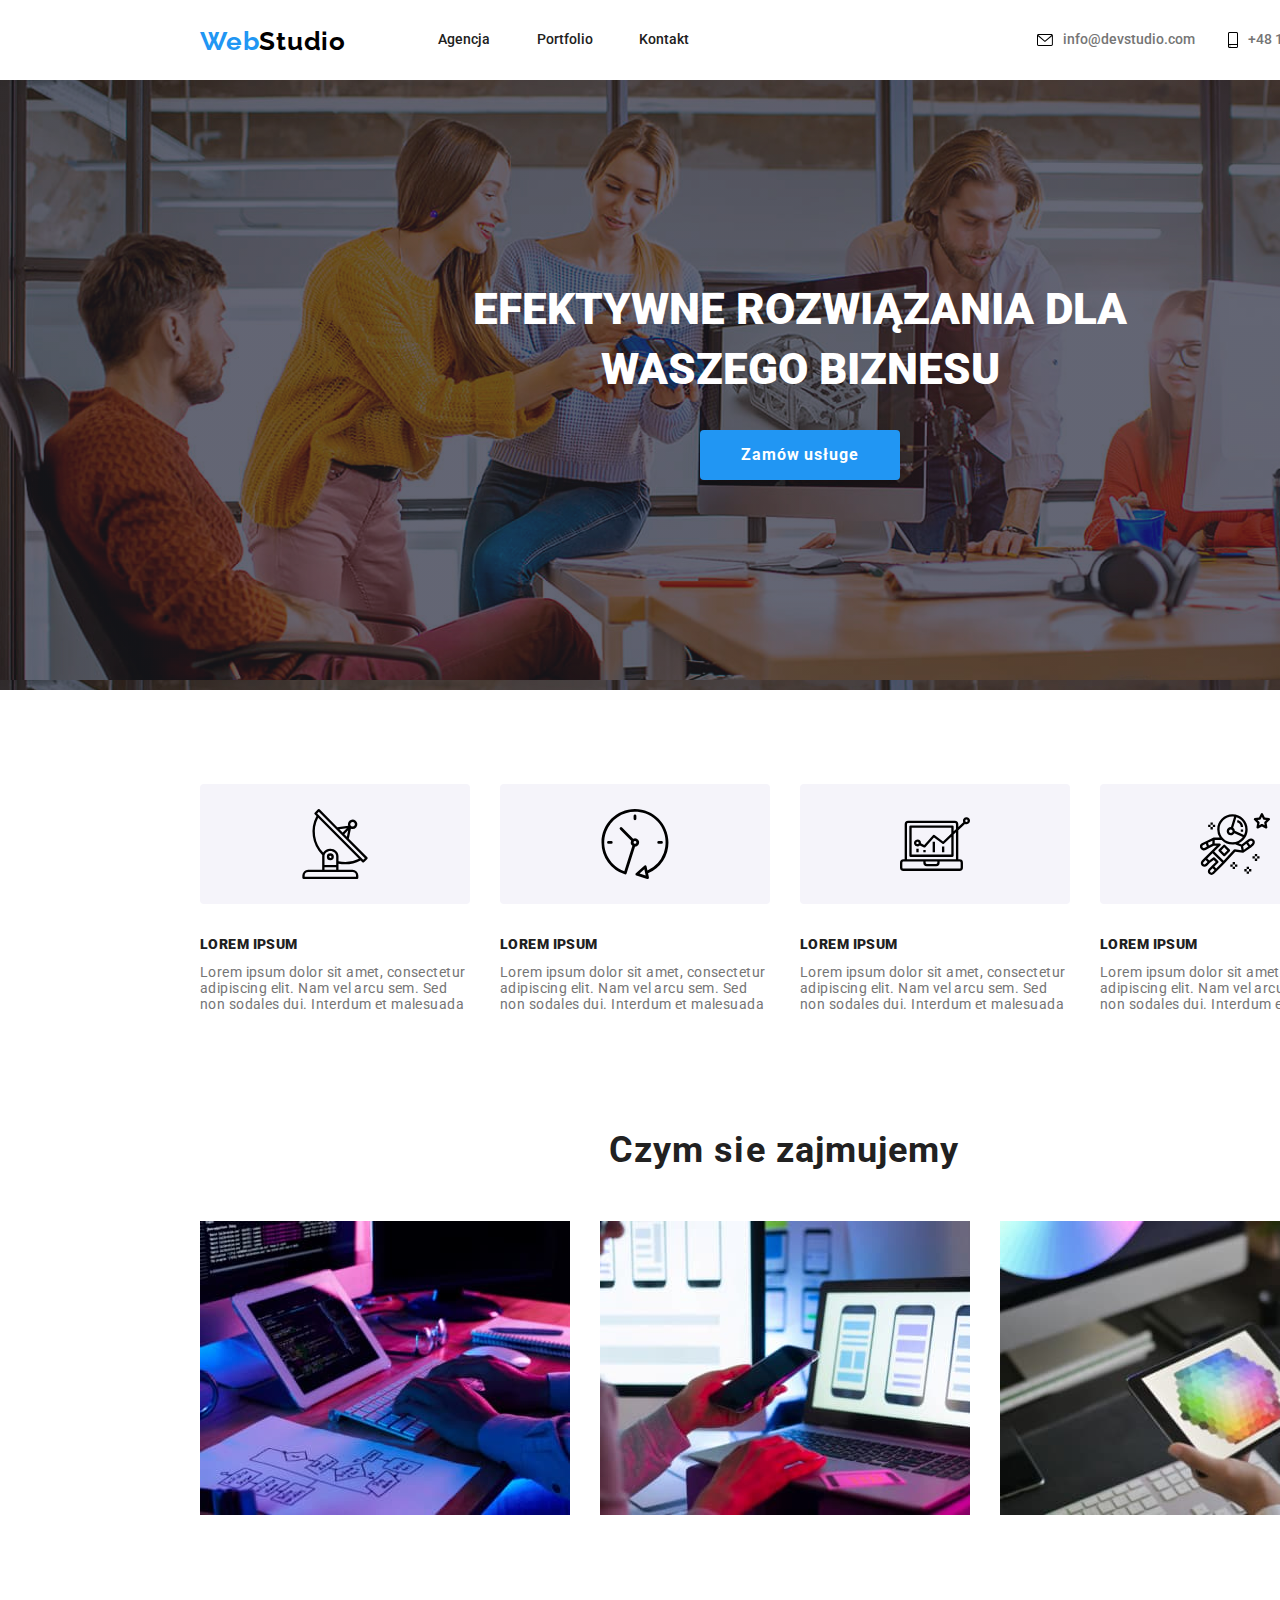
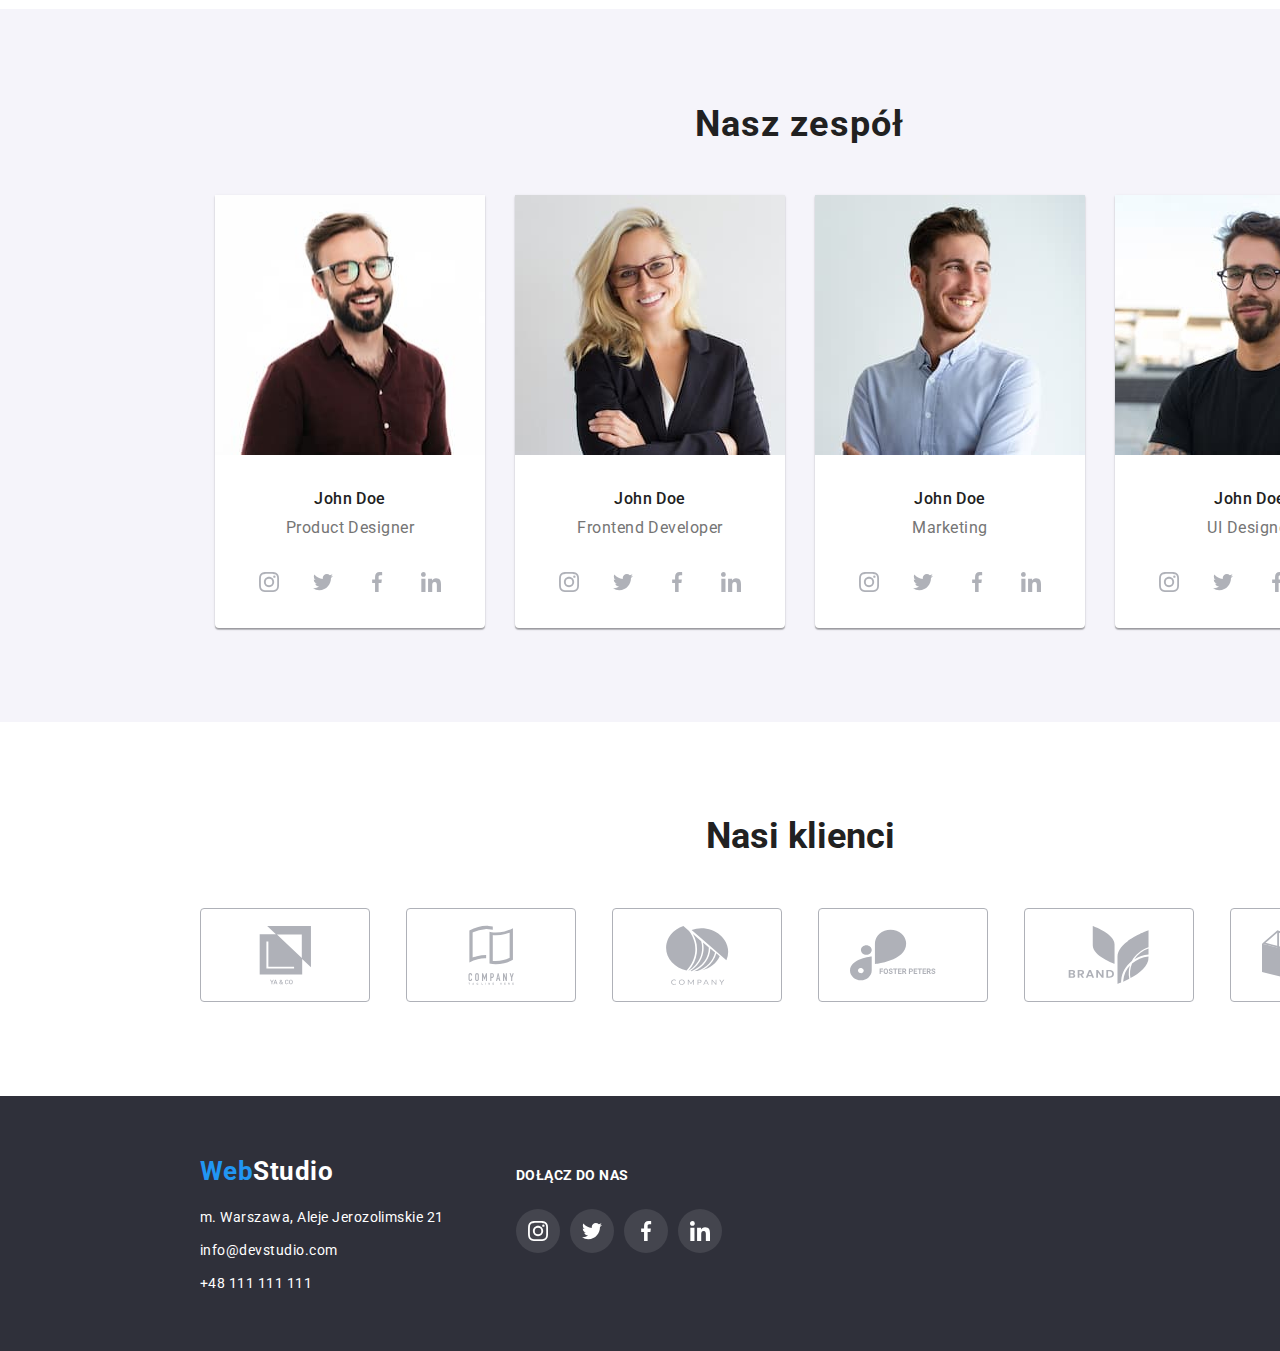
<file: index.html>
<!DOCTYPE html>
<html lang="pl">
  <head>
    <meta charset="UTF-8" />
    <meta http-equiv="X-UA-Compatible" content="IE=edge" />
    <meta name="viewport" content="width=device-width, initial-scale=1.0" />
    <link rel="stylesheet" href="css/modern-normalize.css" />
    <link rel="stylesheet" href="./css/styles.css" />
    <title>EFEKTYWNE ROZWIĄZANIA DLA WASZEGO BIZNESU</title>
    <link rel="preconnect" href="https://fonts.googleapis.com" />
    <link rel="preconnect" href="https://fonts.gstatic.com" crossorigin />
    <link
      href="https://fonts.googleapis.com/css2?family=Montserrat:wght@400;700&family=Raleway:wght@700&family=Roboto:wght@400;500;700;900&display=swap"
      rel="stylesheet"
    />
  </head>
  <body>
    <!--Menu-->
    <header class="menu">
      <div class="container principal">
        <a class="logo" href="index.html"><span class="web">Web</span>Studio</a>
        <nav class="navigation">
          <ul>
            <li><a class="agency" href="#">Agencja</a></li>
            <li><a class="portfolio" href="portfolio.html">Portfolio</a></li>
            <li><a class="contact" href="#">Kontakt</a></li>
          </ul>
        </nav>

        <a class="email" href="mailto:info@devstudio.com"
          ><svg class="envelope" width="16" weight="12">
            <use href="./images/icons.svg#icon-envelope"></use>
          </svg>
          info@devstudio.com</a
        >
        <a class="telephone" href="tel:++48111111111">
          <svg class="smartphone" width="10" weight="16">
            <use href="./images/icons.svg#icon-smartphone"></use>
          </svg>
          +48 111 111 111</a
        >
      </div>
    </header>
    <!--Header-->
    <main>
      <div class="container">
        <section class="header section">
          <div class="top">
            <h1 class="main-header">EFEKTYWNE ROZWIĄZANIA DLA WASZEGO BIZNESU</h1>
            <button type="submit" class="button"><span class="service">Zamów usługe</span></button>
          </div>
        </section>
        <!--Nasze atrybuty-->
        <section class="attributes section">
          <h2 hidden>Lorem</h2>
          <ul>
            <li>
              <div class="wrapper">
                <svg>
                  <use width="70" weight="70" href="./images/icons.svg#icon-antenna-1"></use>
                </svg>
              </div>
              <span class="attributes-text"><b>LOREM IPSUM</b></span>
              <p>
                Lorem ipsum dolor sit amet, consectetur adipiscing elit. Nam vel arcu sem. Sed non
                sodales dui. Interdum et malesuada
              </p>
            </li>
            <li>
              <div class="wrapper">
                <svg>
                  <use width="70" weight="70" href="./images/icons.svg#icon-clock-1"></use>
                </svg>
              </div>
              <span class="attributes-text"><b>LOREM IPSUM</b></span>
              <p>
                Lorem ipsum dolor sit amet, consectetur adipiscing elit. Nam vel arcu sem. Sed non
                sodales dui. Interdum et malesuada
              </p>
            </li>
            <li>
              <div class="wrapper">
                <svg>
                  <use width="70" weight="70" href="./images/icons.svg#icon-diagram-1"></use>
                </svg>
              </div>
              <span class="attributes-text"><b>LOREM IPSUM</b></span>
              <p>
                Lorem ipsum dolor sit amet, consectetur adipiscing elit. Nam vel arcu sem. Sed non
                sodales dui. Interdum et malesuada
              </p>
            </li>
            <li>
              <div class="wrapper">
                <svg>
                  <use width="70" weight="70" href="./images/icons.svg#icon-astronaut-1"></use>
                </svg>
              </div>
              <span class="attributes-text"><b>LOREM IPSUM</b></span>
              <p>
                Lorem ipsum dolor sit amet, consectetur adipiscing elit. Nam vel arcu sem. Sed non
                sodales dui. Interdum et malesuada
              </p>
            </li>
          </ul>
        </section>
        <!--Czym się zajmujemy-->
        <section class="work section">
          <h2 class="work-title">Czym sie zajmujemy</h2>
          <ul>
            <li>
              <img
                class="computer"
                src="images/img_1.jpg"
                alt="Pisanie kodu"
                width="370"
                height="294"
              />
            </li>
            <li>
              <img
                class="phone"
                src="images/img_2.jpg"
                alt="Sprawdzanie wizualizacji telefonu"
                width="370"
                height="294"
              />
            </li>
            <li>
              <img
                class="tablet"
                src="images/img_3.jpg"
                alt="Dobieranie palety barw na tablecie"
                width="370"
                height="294"
              />
            </li>
          </ul>
        </section>
        <!--Nasz zespół-->
        <section class="our-team section">
          <div class="bottom">
            <h2 class="block-title">Nasz zespół</h2>
            <ul>
              <li>
                <img src="images/img_4.jpg" alt="John Doe" width="270" height="260" />
                <h3 class="name">John Doe</h3>
                <span class="job">Product Designer</span>
                <div class="social-media">
                  <a href="#" class="social-media-icons" target="blank">
                    <svg width="20px" height="20px">
                      <use href="./images/icons.svg#icon-instagram-2"></use>
                    </svg>
                  </a>
                  <a href="#" class="social-media-icons" target="blank">
                    <svg width="20px" height="20px">
                      <use href="./images/icons.svg#icon-twitter-1"></use>
                    </svg>
                  </a>
                  <a href="#" class="social-media-icons" target="blank">
                    <svg width="20px" height="20px">
                      <use href="./images/icons.svg#icon-facebook-1"></use>
                    </svg>
                  </a>
                  <a href="#" class="social-media-icons" target="blank">
                    <svg width="20px" height="20px">
                      <use href="./images/icons.svg#icon-linkedin-1"></use>
                    </svg>
                  </a>
                </div>
              </li>
              <li class="team">
                <img src="images/img_5.jpg" alt="John Doe" width="270" height="260" />
                <h3 class="name">John Doe</h3>
                <span class="job">Frontend Developer</span>
                <div class="social-media">
                  <a href="#" class="social-media-icons" target="blank">
                    <svg width="20px" height="20px">
                      <use href="./images/icons.svg#icon-instagram-2"></use>
                    </svg>
                  </a>
                  <a href="#" class="social-media-icons" target="blank">
                    <svg width="20px" height="20px">
                      <use href="./images/icons.svg#icon-twitter-1"></use>
                    </svg>
                  </a>
                  <a href="#" class="social-media-icons" target="blank">
                    <svg width="20px" height="20px">
                      <use href="./images/icons.svg#icon-facebook-1"></use>
                    </svg>
                  </a>
                  <a href="#" class="social-media-icons" target="blank">
                    <svg width="20px" height="20px">
                      <use href="./images/icons.svg#icon-linkedin-1"></use>
                    </svg>
                  </a>
                </div>
              </li>
              <li class="team">
                <img src="images/img_6.jpg" alt="John Doe" width="270" height="260" />
                <h3 class="name">John Doe</h3>
                <span class="job">Marketing</span>
                <div class="social-media">
                  <a href="#" class="social-media-icons" target="blank">
                    <svg width="20px" height="20px">
                      <use href="./images/icons.svg#icon-instagram-2"></use>
                    </svg>
                  </a>
                  <a href="#" class="social-media-icons" target="blank">
                    <svg width="20px" height="20px">
                      <use href="./images/icons.svg#icon-twitter-1"></use>
                    </svg>
                  </a>
                  <a href="#" class="social-media-icons" target="blank">
                    <svg width="20px" height="20px">
                      <use href="./images/icons.svg#icon-facebook-1"></use>
                    </svg>
                  </a>
                  <a href="#" class="social-media-icons" target="blank">
                    <svg width="20px" height="20px">
                      <use href="./images/icons.svg#icon-linkedin-1"></use>
                    </svg>
                  </a>
                </div>
              </li>
              <li class="team">
                <img src="images/img_7.jpg" alt="John Doe" width="270" height="260" />
                <h3 class="name">John Doe</h3>
                <span class="job">UI Designer</span>
                <div class="social-media">
                  <a href="#" class="social-media-icons" target="blank">
                    <svg width="20px" height="20px">
                      <use href="./images/icons.svg#icon-instagram-2"></use>
                    </svg>
                  </a>
                  <a href="#" class="social-media-icons" target="blank">
                    <svg width="20px" height="20px">
                      <use href="./images/icons.svg#icon-twitter-1"></use>
                    </svg>
                  </a>
                  <a href="#" class="social-media-icons" target="blank">
                    <svg width="20px" height="20px">
                      <use href="./images/icons.svg#icon-facebook-1"></use>
                    </svg>
                  </a>
                  <a href="#" class="social-media-icons" target="blank">
                    <svg width="20px" height="20px">
                      <use href="./images/icons.svg#icon-linkedin-1"></use>
                    </svg>
                  </a>
                </div>
              </li>
            </ul>
          </div>
        </section>
        <!--Nasi klienci-->
        <section class="our-customers section">
          <h2 class="our-customers-title">Nasi klienci</h2>
          <ul>
            <li>
              <a href="#" class="company-logo" target="blank">
                <svg height="60px" width="106px">
                  <use href="./images/icons.svg#icon-group11"></use>
                </svg>
              </a>
            </li>
            <li>
              <a href="#" class="company-logo" target="blank">
                <svg height="60px" width="106px">
                  <use href="./images/icons.svg#icon-group1"></use>
                </svg>
              </a>
            </li>
            <li>
              <a href="#" class="company-logo" target="blank">
                <svg height="60px" width="106px">
                  <use href="./images/icons.svg#icon-group-11"></use>
                </svg>
              </a>
            </li>
            <li>
              <a href="#" class="company-logo" target="blank">
                <svg height="60px" width="106px">
                  <use href="./images/icons.svg#icon-group"></use>
                </svg>
              </a>
            </li>
            <li>
              <a href="#" class="company-logo" target="blank">
                <svg height="60px" width="106px">
                  <use href="./images/icons.svg#icon-group-1"></use>
                </svg>
              </a>
            </li>
            <li>
              <a href="#" class="company-logo" target="blank">
                <svg height="60px" width="106px">
                  <use href="./images/icons.svg#icon-group-2"></use>
                </svg>
              </a>
            </li>
          </ul>
        </section>
      </div>
    </main>
    <!--Footer-->
    <footer class="footer">
      <div class="container last">
        <a class="logo-bottom" href="index.html">Web<span class="studio">Studio</span></a>
        <address class="address">
          <ul>
            <li class="location">
              <a href="https://goo.gl/maps/dhSm4bZQ5p9KXUbg6" target="_blank"
                >m. Warszawa, Aleje Jerozolimskie 21</a
              >
            </li>
            <li class="contact-link"><a href="mailto:info@devstudio.com">info@devstudio.com</a></li>
            <li class="contact-tel"><a href="tel:++48111111111">+48 111 111 111</a></li>
          </ul>
        </address>
      </div>
      <div class="footer-icons-media">
        <p>Dołącz do nas</p>
        <div class="social-media">
          <a href="#" class="social-media-icons" target="blank">
            <svg width="20px" height="20px">
              <use href="./images/icons.svg#icon-instagram-2"></use>
            </svg>
          </a>
          <a href="#" class="social-media-icons" target="blank">
            <svg width="20px" height="20px">
              <use href="./images/icons.svg#icon-twitter-1"></use>
            </svg>
          </a>
          <a href="#" class="social-media-icons" target="blank">
            <svg width="20px" height="20px">
              <use href="./images/icons.svg#icon-facebook-1"></use>
            </svg>
          </a>
          <a href="#" class="social-media-icons" target="blank">
            <svg width="20px" height="20px">
              <use href="./images/icons.svg#icon-linkedin-1"></use>
            </svg>
          </a>
        </div>
      </div>
    </footer>
  </body>
</html>
</file>
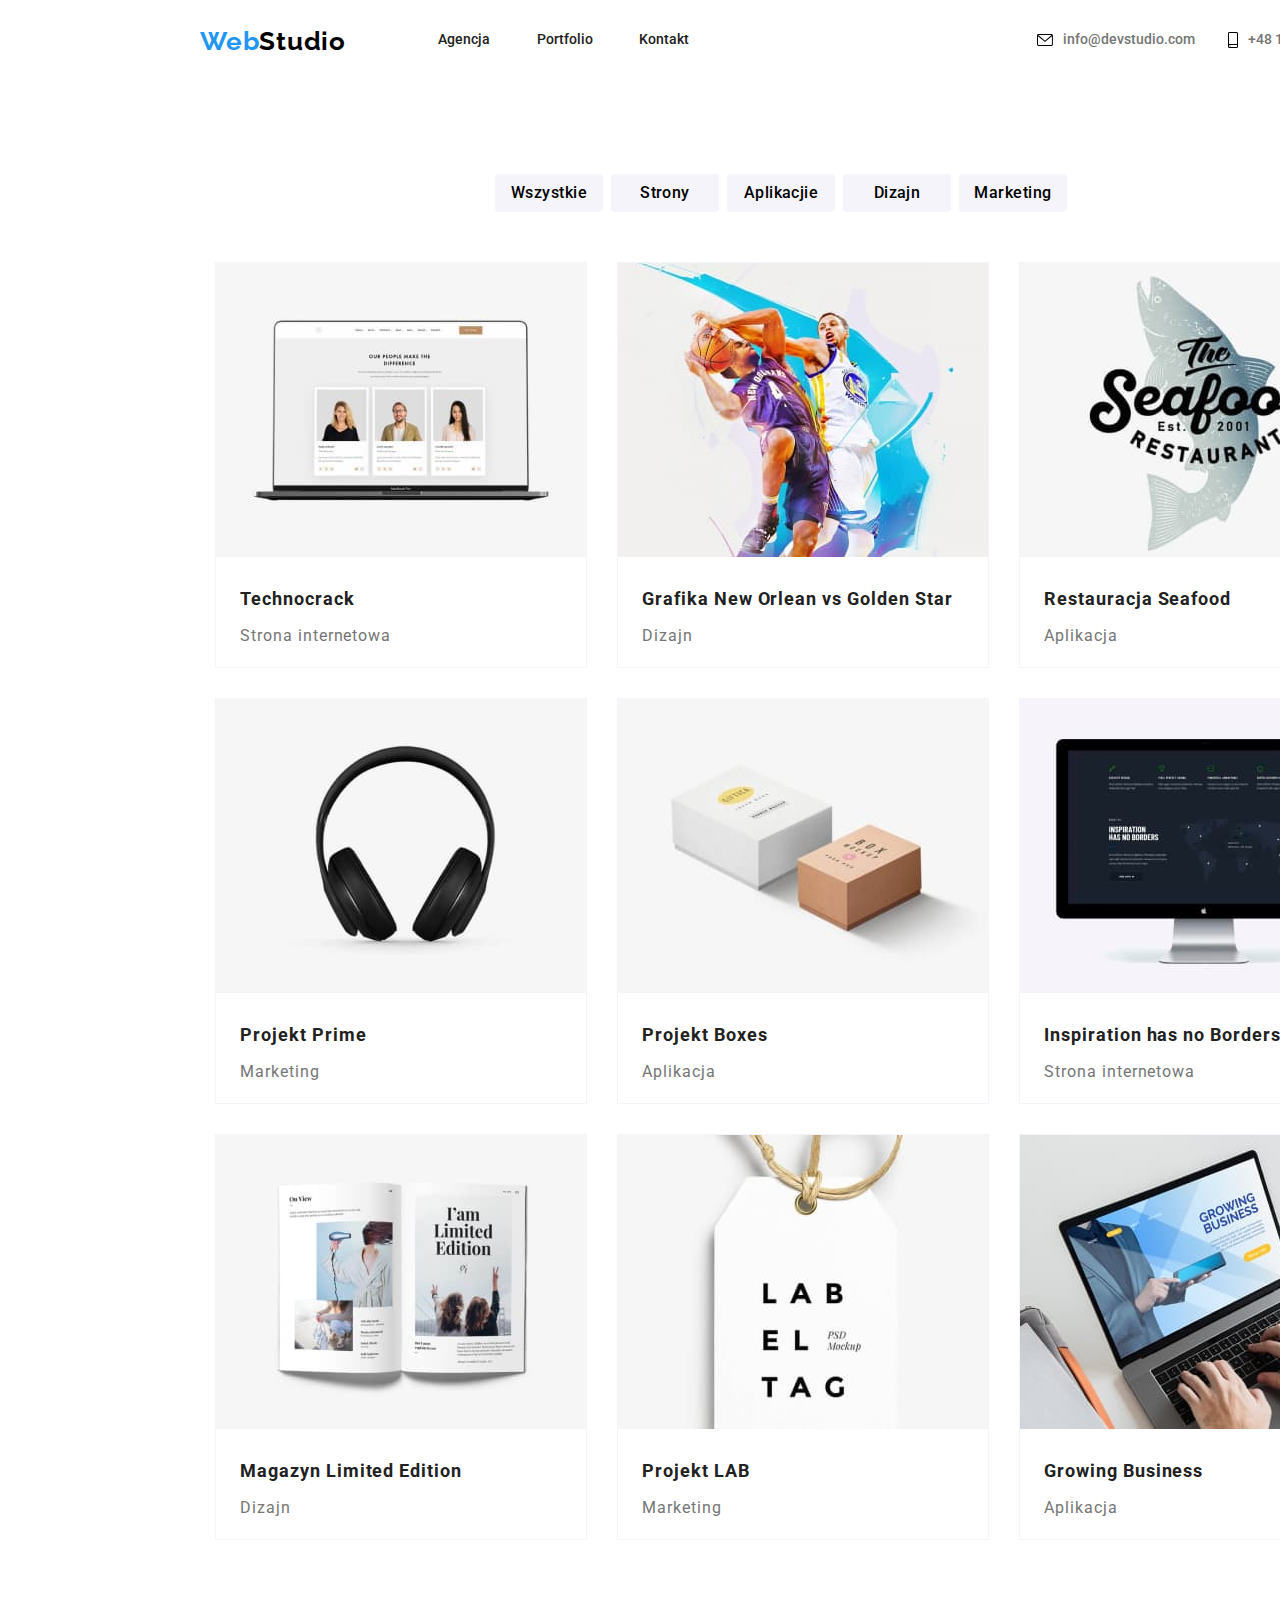
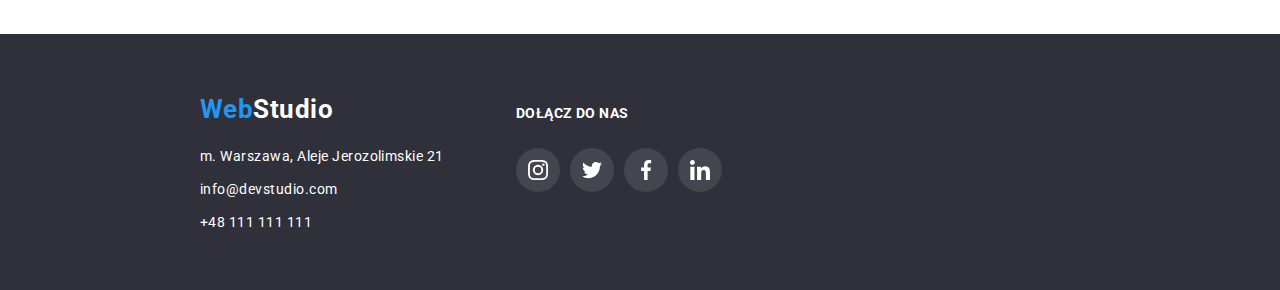
<file: portfolio.html>
<!DOCTYPE html>
<html lang="pl">
  <head>
    <meta charset="UTF-8" />
    <meta http-equiv="X-UA-Compatible" content="IE=edge" />
    <meta name="viewport" content="width=device-width, initial-scale=1.0" />
    <link rel="stylesheet" href="css/modern-normalize.css" />
    <link rel="stylesheet" href="./css/styles.css" />
    <title>Hw2-Portfolio</title>
    <link rel="preconnect" href="https://fonts.googleapis.com" />
    <link rel="preconnect" href="https://fonts.gstatic.com" crossorigin />
    <link
      href="https://fonts.googleapis.com/css2?family=Montserrat:wght@400;700&family=Raleway:wght@700&family=Roboto:wght@400;500;700;900&display=swap"
      rel="stylesheet"
    />
  </head>
  <body>
    <!--Menu-->
     <header class="menu">
      <div class="container principal">
        <a class="logo" href="index.html"><span class="web">Web</span>Studio</a>
        <nav class="navigation">
          <ul>
            <li><a class="agency" href="#">Agencja</a></li>
            <li><a class="portfolio" href="portfolio.html">Portfolio</a></li>
            <li><a class="contact" href="#">Kontakt</a></li>
          </ul>
        </nav>

        <a class="email" href="mailto:info@devstudio.com"
          ><svg class="envelope" width="16" weight="12">
            <use href="./images/icons.svg#icon-envelope"></use>
          </svg>
          info@devstudio.com</a
        >
        <a class="telephone" href="tel:++48111111111">
          <svg class="smartphone" width="10" weight="16">
            <use href="./images/icons.svg#icon-smartphone"></use>
          </svg>
          +48 111 111 111</a
        >
      </div>
    </header>
    <!--Header-->
    <main>
      <div class="container">
        <section class="portfolio-page section">
          <ul class="filters">
            <li><button type="button" class="all">Wszystkie</button></li>
            <li><button type="button">Strony</button></li>
            <li><button type="button">Aplikacjie</button></li>
            <li><button type="button">Dizajn</button></li>
            <li><button type="button">Marketing</button></li>
          </ul>
          <div>
            <ul class="main-box">
              <li>
                <figure class="box-img">
                  <img
                    src="images/technocrack.jpg"
                    alt="portrety ludzi wyswietlone na wyswietlaczu laptopa"
                    width="370"
                    height="294"
                  />
                  <figcaption class="box-img-title">
                    <h3>Technocrack</h3>
                    <p>Strona internetowa</p>
                  </figcaption>
                </figure>
              </li>
              <li>
                <figure class="box-img">
                  <img
                    src="images/new-orlean-vs-golden-star.jpg"
                    alt="ludzie grający w koszykowke"
                    width="370"
                    height="294"
                  />
                  <figcaption class="box-img-title">
                    <h3>Grafika New Orlean vs Golden Star</h3>
                    <p>Dizajn</p>
                  </figcaption>
                </figure>
              </li>
              <li>
                <figure class="box-img">
                  <img
                    src="images/restaurant-seafood.jpg"
                    alt="logo restauracji"
                    width="370"
                    height="294"
                  />
                  <figcaption class="box-img-title">
                    <h3>Restauracja Seafood</h3>
                    <p>Aplikacja</p>
                  </figcaption>
                </figure>
              </li>
              <li>
                <figure class="box-img">
                  <img
                    src="images/project-prime.jpg"
                    alt="sluchawki bezprzewodowe"
                    width="370"
                    height="294"
                  />
                  <figcaption class="box-img-title">
                    <h3>Projekt Prime</h3>
                    <p>Marketing</p>
                  </figcaption>
                </figure>
              </li>
              <li>
                <figure class="box-img">
                  <img src="images/project-boxes.jpg" alt="klocki" width="370" height="294" />
                  <figcaption class="box-img-title">
                    <h3>Projekt Boxes</h3>
                    <p>Aplikacja</p>
                  </figcaption>
                </figure>
              </li>
              <li>
                <figure class="box-img">
                  <img
                    src="images/inspiration-has-no-borders.jpg"
                    alt="wyswietlacz monitora"
                    width="370"
                    height="294"
                  />
                  <figcaption class="box-img-title">
                    <h3>Inspiration has no Borders</h3>
                    <p>Strona internetowa</p>
                  </figcaption>
                </figure>
              </li>
              <li>
                <figure class="box-img">
                  <img src="images/limited-edition.jpg" alt="ksiazka" width="370" height="294" />
                  <figcaption class="box-img-title">
                    <h3>Magazyn Limited Edition</h3>
                    <p>Dizajn</p>
                  </figcaption>
                </figure>
              </li>
              <li>
                <figure class="box-img">
                  <img src="images/project-lab.jpg" alt="zawieszka" width="370" height="294" />
                  <figcaption class="box-img-title">
                    <h3>Projekt LAB</h3>
                    <p>Marketing</p>
                  </figcaption>
                </figure>
              </li>
              <li>
                <figure class="box-img">
                  <img
                    src="images/growing-business.jpg"
                    alt="pisanie na laptopie"
                    width="370"
                    height="294"
                  />
                  <figcaption class="box-img-title">
                    <h3>Growing Business</h3>
                    <p>Aplikacja</p>
                  </figcaption>
                </figure>
              </li>
            </ul>
          </div>
        </section>
      </div>
    </main>
    <!--Footer-->
     <footer class="footer">
      <div class="container last">
        <a class="logo-bottom" href="index.html">Web<span class="studio">Studio</span></a>
        <address class="address">
          <ul>
            <li class="location">
              <a href="https://goo.gl/maps/dhSm4bZQ5p9KXUbg6" target="_blank"
                >m. Warszawa, Aleje Jerozolimskie 21</a
              >
            </li>
            <li class="contact-link"><a href="mailto:info@devstudio.com">info@devstudio.com</a></li>
            <li class="contact-tel"><a href="tel:++48111111111">+48 111 111 111</a></li>
          </ul>
        </address>
      </div>
      <div class="footer-icons-media">
        <p>Dołącz do nas</p>
        <div class="social-media">
          <a href="#" class="social-media-icons" target="blank">
            <svg width="20px" height="20px">
              <use href="./images/icons.svg#icon-instagram-2"></use>
            </svg>
          </a>
          <a href="#" class="social-media-icons" target="blank">
            <svg width="20px" height="20px">
              <use href="./images/icons.svg#icon-twitter-1"></use>
            </svg>
          </a>
          <a href="#" class="social-media-icons" target="blank">
            <svg width="20px" height="20px">
              <use href="./images/icons.svg#icon-facebook-1"></use>
            </svg>
          </a>
          <a href="#" class="social-media-icons" target="blank">
            <svg width="20px" height="20px">
              <use href="./images/icons.svg#icon-linkedin-1"></use>
            </svg>
          </a>
        </div>
      </div>
    </footer>
  </body>
</html>
</file>
<file: css/styles.css>
* {
  margin: 0;
  padding: 0;
}
:root {
  --color-background: #ffffff;
  --color-grey: #757575;
  --color-black: #000000;
  --color-blue: #2196f3;
  --color-almost-black: #212121;
  --color-header-footer: #2f303a;
  --color-third-header-button: #f5f4fa;
  --color-img-border: #eeeeee;
  --color-background-img: #2f303a66;
  --color-icons-social-media: #afb1b8;
  --color-border-icons: #afb1b8;
}
body {
  position: relative;
  width: 1600px;
  background: var(--color-background);
  font-family: 'Roboto', sans-serif;
  color: var(--color-grey);
}
.menu {
  width: 1600px;
  font-weight: 500;
  font-size: 14px;
  line-height: 1.14;
  border-bottom: 1px #ececec;
  display: flex;
}
.container {
  max-width: 1200px;
  justify-content: center;
  display: flex;
  flex-direction: column;
  justify-content: start;
  margin-left: 200px;
}
.principal {
  flex-direction: row;
  max-height: 80px;
}
.logo {
  width: 145px;
  font-weight: 700;
  font-size: 26px;
  line-height: 1.38;
  letter-spacing: 0.03em;
  color: var(--color-black);
  text-decoration: none;
  font-family: 'Raleway';
  padding-top: 24px;
  padding-bottom: 25px;
}
.web {
  color: var(--color-blue);
}
.navigation {
  width: 254px;
  margin-top: 32px;
  margin-left: 93px;
}
.navigation ul {
  list-style-type: none;
  margin: 0;
  padding: 0;
}
.navigation ul li a {
  float: left;
  color: var(--color-almost-black);
}
.navigation ul li a:focus,
.navigation ul li a:hover,
.navigation ul li a:active {
  color: var(--color-blue);
}
.agency {
  width: 53px;
  font-weight: 500;
  text-decoration: none;
}
.portfolio {
  padding-left: 46px;
  text-decoration: none;
}
.contact {
  padding-left: 46px;
  width: 51px;
  text-decoration: none;
}
/*finish navigation*/
.email {
  width: 161px;
  color: var(--color-grey);
  text-decoration: none;
  display: flex;
  margin-left: 345px;
  align-items: center;
}
.email:hover,
.email:focus {
  color: var(--color-blue);
  fill: var(--color-blue);
}
.envelope {
  margin-right: 10px;
}
.telephone {
  width: 130px;
  color: var(--color-grey);
  text-decoration: none;
}
.telephone {
  display: flex;
  margin-left: 30px;
  align-items: center;
}
.smartphone {
  margin-right: 10px;
}
.telephone:hover,
.telephone:focus {
  color: var(--color-blue);
  fill: var(--color-blue);
}
/*finish menu*/
.section {
  padding-top: 94px;
  padding-bottom: 94px;
}
.header {
  margin-left: -200px;
  width: 1600px;
  text-align: center;
  background-image: linear-gradient(
      to bottom,
      var(--color-background-img),
      var(--color-background-img)
    ),
    url(../images/overlay.png);
  background-size: contain;
}
.top {
  display: flex;
  flex-direction: column;
  align-items: center;
  padding-top: 106px;
  padding-bottom: 116px;
}
.main-header {
  width: 696px;
  font-weight: 900;
  font-size: 44px;
  line-height: 1.36;
  text-transform: uppercase;
  color: var(--color-background);
  margin-bottom: 30px;
  display: flex;
  align-items: center;
}
.header .button {
  width: 200px;
  padding: 10px 0;
  background: var(--color-blue);
  box-shadow: 0px 4px 4px rgba(0, 0, 0, 0.15);
  border: var(--color-blue);
  border-radius: 4px;
}
.service {
  font-weight: 700;
  font-size: 16px;
  line-height: 1.88;
  align-items: center;
  letter-spacing: 0.06em;
  color: var(--color-background);
}
/*finish header*/
.attributes {
  width: 1170px;
  min-height: 251px;
  display: flex;
  box-sizing: content-box;
  padding-bottom: 0;
}
.attributes ul {
  display: flex;
  flex-wrap: wrap;
  gap: 30px;
  justify-content: space-between;
  list-style: none;
  letter-spacing: 0.03em;
  font-size: 14px;
}
.attributes ul li .wrapper {
  display: flex;
  width: 270px;
  max-height: 120px;
  background: #f5f4fa;
  border-radius: 4px;
  margin-bottom: 30px;
  justify-content: center;
}
.wrapper svg {
  padding-left: 100px;
}
.attributes ul li {
  width: 270px;
}
.attributes-text {
  text-transform: uppercase;
  color: var(--color-almost-black);
  line-height: 1.71;
  font-weight: 700;
}
.attributes ul li .attributes-text {
  line-height: 1.46;
}
.attributes ul li p {
  padding-top: 10px;
  margin-bottom: 0;
}
/*finish atributes*/
.work {
  width: 1170px;
  box-sizing: content-box;
}
.work-title {
  width: 352px;
  padding-left: 409px;
  font-weight: 700;
  font-size: 36px;
  line-height: 1.17;
  white-space: nowrap;
  text-align: center;
  letter-spacing: 0.03em;
  color: var(--color-almost-black);
}
.work ul {
  list-style: none;
  padding: 0;
}
.work ul li {
  margin-top: 50px;
}
.computer {
  float: left;
}
.phone,
.tablet {
  float: left;
  margin-left: 30px;
}
/*finish work*/
.our-team {
  width: 1600px;
  background: var(--color-third-header-button);
  margin-left: -200px;
  display: flex;
  justify-content: center;
}
.block-title {
  width: 210px;
  padding-left: 480px;
  font-weight: 700;
  font-size: 36px;
  line-height: 1.17;
  white-space: nowrap;
  text-align: center;
  letter-spacing: 0.03em;
  color: var(--color-almost-black);
}
.our-team ul {
  width: 1170px;
  list-style: none;
  margin-top: 50px;
}
.our-team ul li {
  width: 270px;
  float: left;
  text-align: center;
  letter-spacing: 0.03em;
  background: var(--color-background);
  box-shadow: 0px 1px 3px rgba(0, 0, 0, 0.12), 0px 1px 1px rgba(0, 0, 0, 0.14),
    0px 2px 1px rgba(0, 0, 0, 0.2);
  border-radius: 0px 0px 4px 4px;
}
.team {
  margin-left: 30px;
}
.name {
  font-weight: 500;
  font-size: 16px;
  line-height: 1.19;
  color: var(--color-almost-black);
  margin-top: 30px;
  margin-bottom: 10px;
}
.job {
  width: 130px;
  font-size: 16px;
  line-height: 1.19;
  margin-bottom: 30px;
}
.social-media {
  width: 206px;
  padding: 6px 0;
  margin: 16px 32px 18px;
  display: flex;
  justify-content: space-between;
  align-items: center;
}
.social-media-icons {
  width: 44px;
  min-height: 44px;
  display: flex;
  align-items: center;
  justify-content: center;
  border-radius: 50%;
  fill: var(--color-icons-social-media);
}
.social-media-icons svg {
  display: flex;
  justify-content: center;
  align-items: center;
}
.social-media-icons:hover,
.social-media-icons:focus {
  background-color: var(--color-blue);
  fill: var(--color-background);
}
/*finish our team*/
.our-customers {
  box-sizing: border-box;
}
.our-customers-title {
  font-weight: 700;
  font-size: 36px;
  line-height: 1.16;
  text-align: center;
  color: var(--color-almost-black);
}
.our-customers ul {
  display: flex;
  padding-top: 50px;
  justify-content: space-between;
  list-style: none;
}
.company-logo {
  fill: var(--color-icons-social-media);
  width: 170px;
  padding: 16px 0;
  border: 1px solid var(--color-border-icons);
  border-radius: 4px;
  display: flex;
  justify-content: center;
  align-items: center;
}
.company-logo:hover,
.company-logo:focus {
  border: 1px solid var(--color-blue);
  fill: var(--color-blue);
}
/*finish our-customers */
.footer {
  position: absolute;
  width: 1600px;
  background: var(--color-header-footer);
  letter-spacing: 0.03em;
  display: flex;
}
.container.last {
  flex-direction: column;
}
.logo-bottom {
  width: 145px;
  font-weight: 700;
  font-size: 26px;
  line-height: 1.19;
  color: var(--color-blue);
  text-decoration: none;
  margin-top: 60px;
}
.studio {
  color: var(--color-background);
}
.address,
.address:focus {
  width: 246px;
  margin-bottom: 55px;
  margin-top: 20px;
}
.address ul {
  list-style: none;
  font-size: 14px;
  display: flex;
  flex-direction: column;
}
.address ul li:nth-child(2),
.address ul li:nth-child(3) {
  padding-top: 9px;
}
.address ul li a:focus,
.address ul li a:hover,
.address ul li a:active {
  color: rgba(255, 255, 255, 0.6);
}
.address ul li 
{
  line-height: 1.71;
  font-weight: 400;
  font-style: normal;
}
.location a {
  width: 246px;
  white-space: nowrap;
  color: var(--color-background);
  text-decoration: none;
}
.contact-link a {
  width: 231px;
  color: var(--color-background);
  text-decoration: none;
}
.contact-tel a {
  width: 231px;
  color: var(--color-background);
  text-decoration: none;
}
.footer-icons-media {
  display: flex;
  flex-direction: column;
  margin-left: 70px;
  width: 206px;
  margin-top: 72px;
}
.footer-icons-media .social-media {
  margin: 20px 0 0 0;
}
.footer-icons-media p {
  font-weight: 700;
  font-size: 14px;
  line-height: 1.14;
  letter-spacing: 0.03em;
  text-transform: uppercase;
  color: var(--color-background);
}
.footer-icons-media a {
  background: rgba(255, 255, 255, 0.1);
  fill: var(--color-background);
}
/*finish footer*/

/*portfolio*/
.portfolio-page {
  box-sizing: content-box;
  width: 1170px;
  background: var(--color-background);
  color: var(--color-almost-black);
}
.filters {
  display: flex;
  margin-left: 295px;
  width: 572px;
  text-align: center;
  justify-content: space-between;
}
.filters li {
  list-style: none;
  text-align: center;
  font-size: 1.62em;
}
.filters li button:active,
.filters li button:focus,
.filters li button:hover {
  background-color: var(--color-blue);
  color: var(--color-background);
  cursor: pointer;
  border: none;
  border-radius: 4px;
  box-shadow: 0px 3px 1px rgba(0, 0, 0, 0.1), 0px 1px 2px rgba(0, 0, 0, 0.08),
    0px 2px 2px rgba(0, 0, 0, 0.12);
}
.filters li button {
  background-color: var(--color-third-header-button);
  border: none;
  border-radius: 4px;
  width: 108px;
  font-size: 16px;
  line-height: 1.62;
  letter-spacing: 0.03em;
  font-weight: 500;
  padding: 6px;
}
.filters li .all:active {
  background-color: var(--color-blue);
  color: white;
}
/*finish filters*/
.main-box {
  display: flex;
  box-sizing: content-box;
  flex-wrap: wrap;
  gap: 30px;
  padding-top: 50px;
  margin: 0;
  min-width: 1200px;
  padding-left: 15px;
}
.main-box li {
  list-style: none;
  border: 1px solid var(--color-third-header-button);
}
.main-box li:hover {
  box-shadow: 0px 1px 1px rgba(0, 0, 0, 0.12), 0px 4px 4px rgba(0, 0, 0, 0.06),
    1px 4px 6px rgba(0, 0, 0, 0.16);
}
.main-box li .box-img {
  margin: 0;
  max-height: 404px;
}
.main-box li .box-img img {
  width: 370px;
}
.box-img-title {
  width: 322px;
  letter-spacing: 0.06em;
  padding: 20px 24px;
  box-sizing: content-box;
}
.box-img-title h3 {
  width: 322px;
  font-size: 18px;
  line-height: 2;
}
.box-img-title p {
  color: var(--color-grey);
  padding-top: 4px;
  font-size: 16px;
  line-height: 1.88;
  width: 322px;
}
</file>
